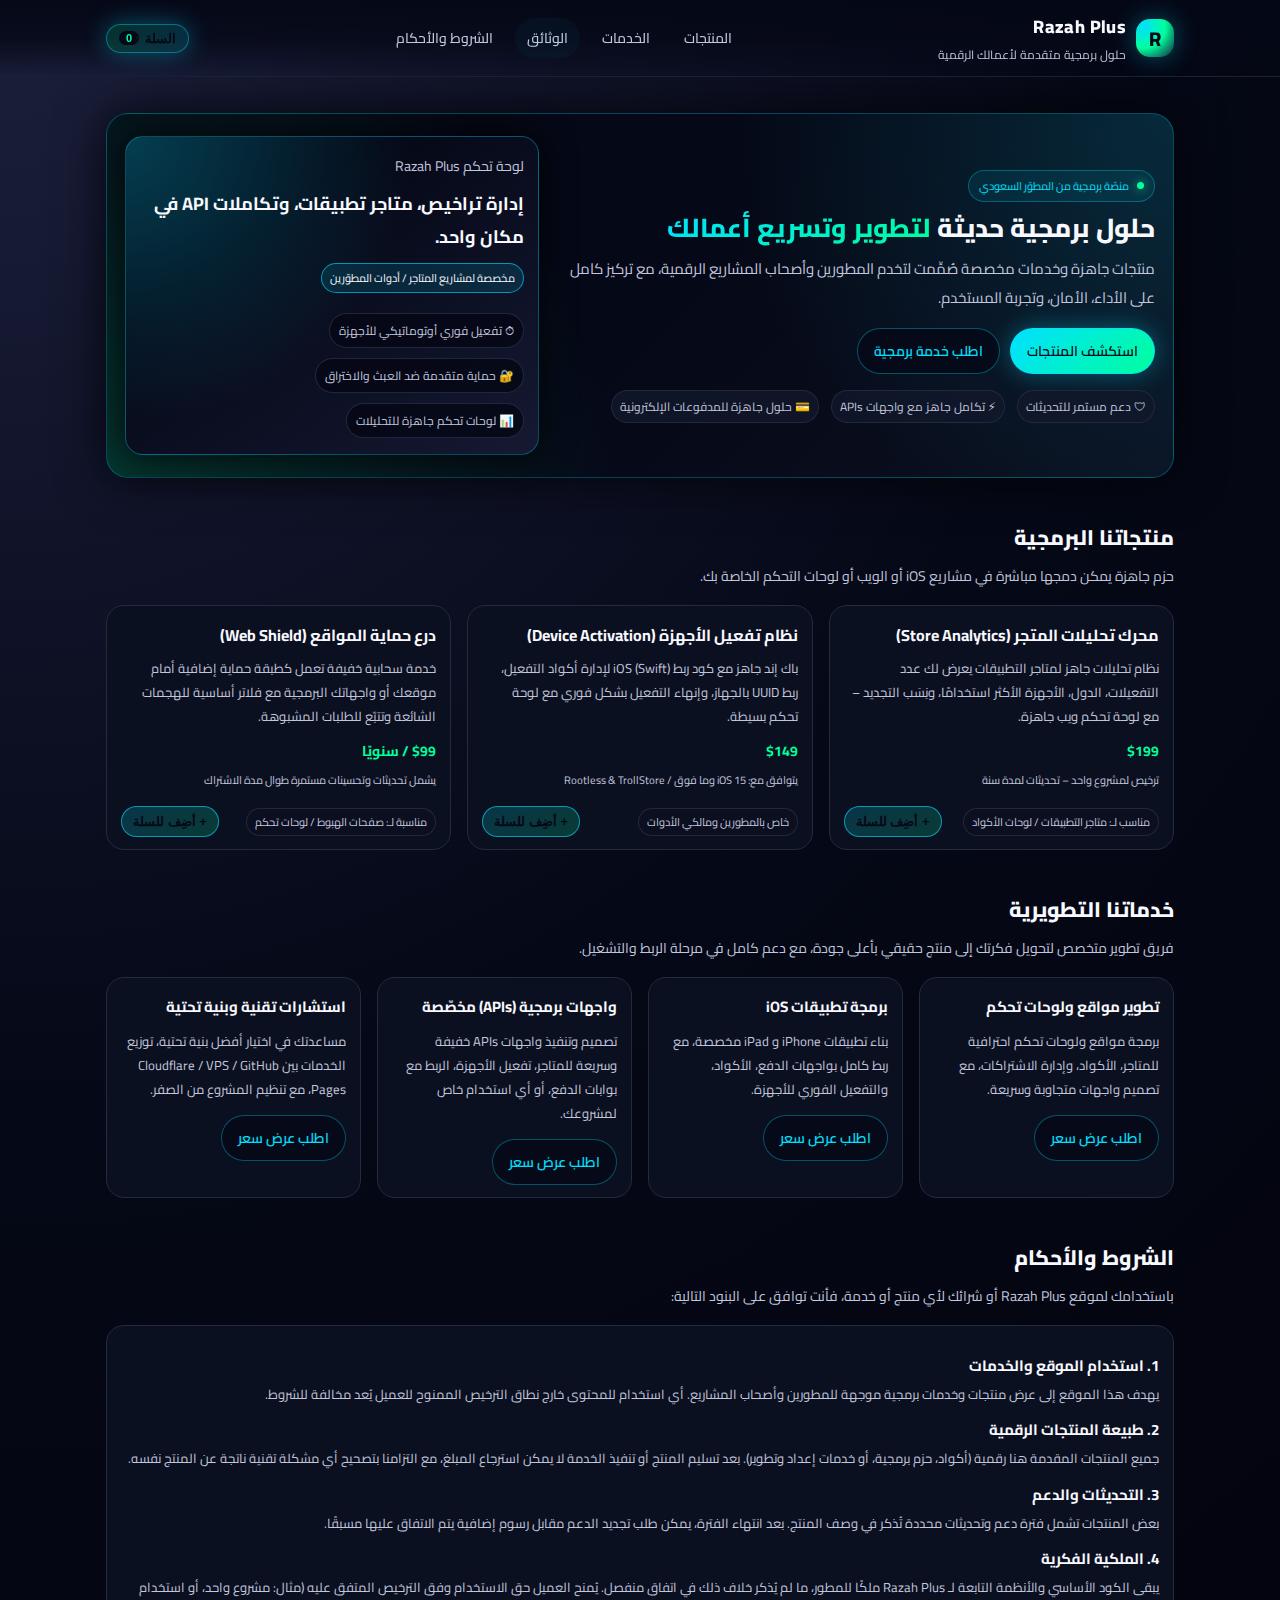
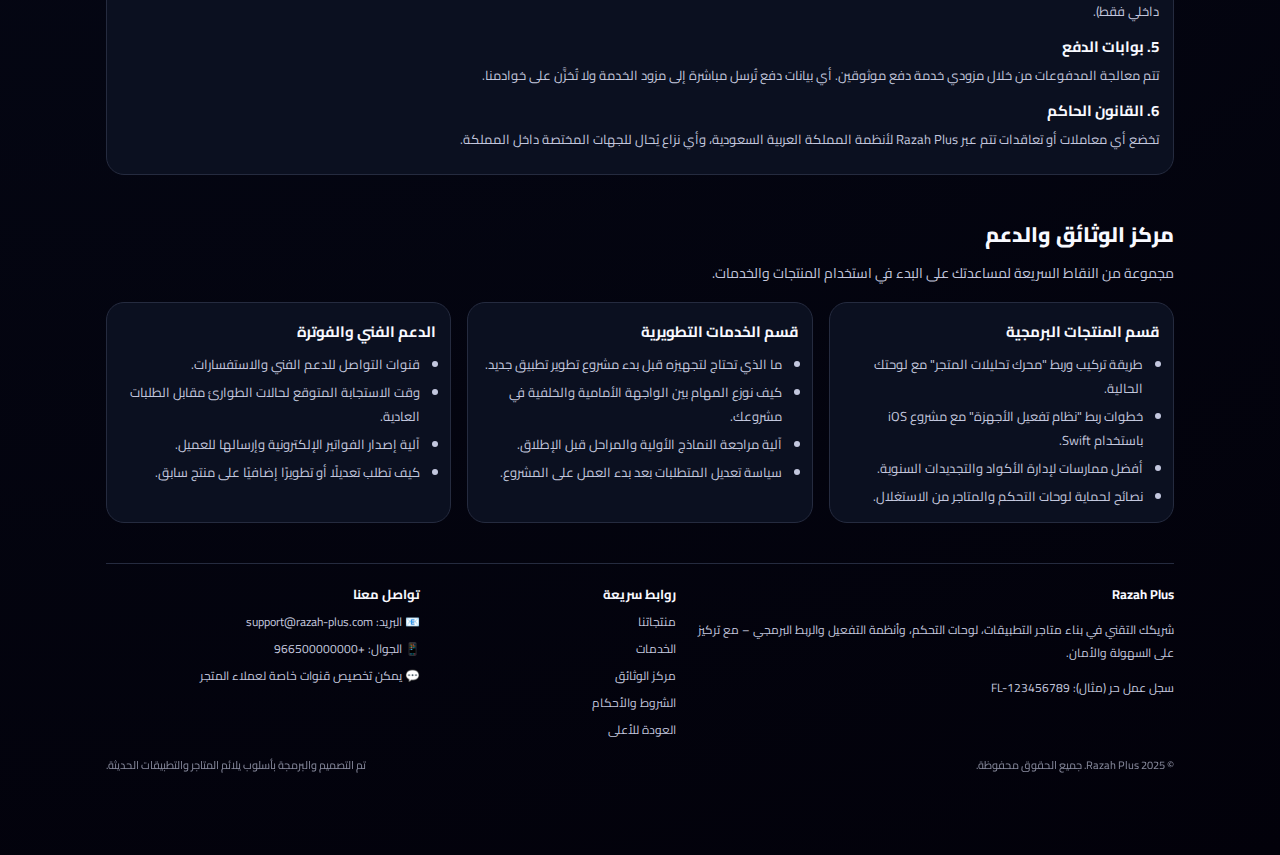
<file: RazahPlus.html>
<!DOCTYPE html>
<html lang="ar" dir="rtl">
<head>
  <meta charset="UTF-8" />
  <meta name="viewport" content="width=device-width, initial-scale=1.0" />
  <title>Razah Plus - حلول برمجية متكاملة</title>

  <!-- خطوط عربية (يمكنك تعديلها لاحقًا) -->
  <link rel="preconnect" href="https://fonts.googleapis.com">
  <link rel="preconnect" href="https://fonts.gstatic.com" crossorigin>
  <link href="https://fonts.googleapis.com/css2?family=Cairo:wght@300;400;600;700;800&display=swap" rel="stylesheet">

  <style>
    :root {
      /*🎨 ألوان رئيسية - عدّلها براحتك */
      --bg-main: #050816;
      --bg-soft: #0b1020;
      --bg-softer: #11172a;
      --accent: #00e0ff;
      --accent-strong: #00ff9d;
      --accent-soft: rgba(0, 224, 255, 0.12);
      --accent-soft2: rgba(0, 255, 157, 0.12);
      --text-main: #f8f9ff;
      --text-muted: #c3c7de;
      --border: #252b3f;
      --danger: #ff4d6a;
      --shadow-accent: 0 0 25px rgba(0, 224, 255, 0.35);
      --radius-lg: 18px;
      --radius-md: 12px;
      --radius-pill: 999px;
      --transition-fast: 0.2s ease;
      --transition-med: 0.3s ease;
    }

    * {
      box-sizing: border-box;
      scroll-behavior: smooth;
    }

    body {
      margin: 0;
      font-family: "Cairo", system-ui, -apple-system, BlinkMacSystemFont, "Segoe UI", sans-serif;
      background: radial-gradient(circle at top left, #1b1f3b 0, #050816 40%, #02010a 100%);
      color: var(--text-main);
      min-height: 100vh;
    }

    a {
      color: inherit;
      text-decoration: none;
    }

    img {
      max-width: 100%;
      display: block;
    }

    /* ====== الحاوية العامة ====== */
    .wrapper {
      max-width: 1100px;
      margin: 0 auto;
      padding: 20px 16px 80px;
    }

    /* ====== الهيدر / النافبار ====== */
    header {
      position: sticky;
      top: 0;
      z-index: 40;
      backdrop-filter: blur(16px);
      background: linear-gradient(to bottom, rgba(5, 8, 22, 0.95), rgba(5, 8, 22, 0.8), transparent);
      border-bottom: 1px solid rgba(37, 43, 63, 0.7);
    }

    .nav-inner {
      max-width: 1100px;
      margin: 0 auto;
      padding: 10px 16px;
      display: flex;
      align-items: center;
      justify-content: space-between;
      gap: 12px;
    }

    .brand {
      display: flex;
      align-items: center;
      gap: 10px;
    }

    .brand-logo {
      width: 38px;
      height: 38px;
      border-radius: 14px;
      background: radial-gradient(circle at 20% 20%, #00e0ff, #00ff9d 50%, #181c3b 100%);
      display: flex;
      align-items: center;
      justify-content: center;
      font-weight: 800;
      font-size: 20px;
      color: #050816;
      box-shadow: var(--shadow-accent);
    }

    .brand-text {
      display: flex;
      flex-direction: column;
    }

    .brand-title {
      font-weight: 800;
      font-size: 18px;
      letter-spacing: 0.02em;
    }

    .brand-sub {
      font-size: 12px;
      color: var(--text-muted);
    }

    .nav-links {
      display: flex;
      align-items: center;
      gap: 10px;
      font-size: 14px;
    }

    .nav-links a {
      padding: 6px 11px;
      border-radius: 999px;
      color: var(--text-muted);
      border: 1px solid transparent;
      transition: var(--transition-fast);
      font-weight: 500;
      white-space: nowrap;
    }

    .nav-links a:hover {
      color: var(--accent-strong);
      border-color: rgba(0, 224, 255, 0.45);
      background: rgba(0, 224, 255, 0.08);
    }

    .nav-docs {
      border-color: rgba(0, 224, 255, 0.25);
      background: rgba(0, 224, 255, 0.04);
      color: var(--accent);
    }

    .nav-cart-btn {
      display: inline-flex;
      align-items: center;
      gap: 6px;
      padding: 6px 12px;
      border-radius: 999px;
      border: 1px solid rgba(0, 224, 255, 0.4);
      background: linear-gradient(to left, rgba(0, 224, 255, 0.16), rgba(0, 255, 157, 0.16));
      cursor: pointer;
      font-size: 13px;
      color: #050816;
      font-weight: 700;
      box-shadow: var(--shadow-accent);
      transition: var(--transition-fast);
    }

    .nav-cart-btn span {
      background: #050816;
      color: var(--accent-strong);
      border-radius: 999px;
      padding: 1px 7px;
      font-size: 11px;
    }

    .nav-cart-btn:hover {
      transform: translateY(-1px);
      box-shadow: 0 0 30px rgba(0, 255, 157, 0.4);
    }

    .nav-cart-btn:active {
      transform: translateY(1px) scale(0.98);
    }

    @media (max-width: 720px) {
      .nav-inner {
        flex-direction: column;
        align-items: stretch;
        gap: 8px;
      }

      .nav-links-row {
        display: flex;
        justify-content: space-between;
        gap: 8px;
        flex-wrap: wrap;
      }

      .nav-cart-btn {
        width: 100%;
        justify-content: center;
      }
    }

    /* ====== الهيرو ====== */
    .hero {
      margin-top: 16px;
      padding: 22px 18px;
      border-radius: 22px;
      background: radial-gradient(circle at top right, rgba(0,224,255,0.14), transparent 40%),
                  radial-gradient(circle at bottom left, rgba(0,255,157,0.18), transparent 45%),
                  linear-gradient(135deg, #050816, #050816, #0b1020);
      border: 1px solid rgba(0, 224, 255, 0.28);
      box-shadow: 0 0 50px rgba(0, 0, 0, 0.7);
      display: grid;
      grid-template-columns: minmax(0, 2fr) minmax(0, 1.4fr);
      gap: 24px;
      align-items: center;
    }

    .hero-title {
      font-size: 26px;
      line-height: 1.4;
      margin: 0 0 8px;
      font-weight: 800;
    }

    .hero-title span {
      background: linear-gradient(135deg, #00e0ff, #00ff9d);
      -webkit-background-clip: text;
      color: transparent;
    }

    .hero-sub {
      margin: 0 0 16px;
      font-size: 15px;
      color: var(--text-muted);
    }

    .hero-actions {
      display: flex;
      flex-wrap: wrap;
      gap: 10px;
    }

    .btn {
      border-radius: var(--radius-pill);
      padding: 9px 16px;
      border: 1px solid transparent;
      cursor: pointer;
      font-family: inherit;
      font-size: 14px;
      font-weight: 600;
      display: inline-flex;
      align-items: center;
      justify-content: center;
      gap: 6px;
      transition: var(--transition-med);
    }

    .btn-primary {
      background: linear-gradient(135deg, var(--accent), var(--accent-strong));
      color: #050816;
      box-shadow: var(--shadow-accent);
      border-color: rgba(0, 224, 255, 0.7);
    }

    .btn-primary:hover {
      transform: translateY(-1px);
      box-shadow: 0 0 30px rgba(0, 255, 157, 0.5);
    }

    .btn-secondary {
      background: rgba(5, 8, 22, 0.8);
      border-color: rgba(0, 224, 255, 0.35);
      color: var(--accent);
    }

    .btn-secondary:hover {
      background: rgba(11, 16, 32, 0.9);
      border-color: rgba(0, 255, 157, 0.45);
    }

    .hero-badge {
      display: inline-flex;
      align-items: center;
      gap: 8px;
      padding: 5px 10px;
      border-radius: var(--radius-pill);
      background: rgba(0, 224, 255, 0.08);
      border: 1px solid rgba(0, 224, 255, 0.3);
      color: var(--accent);
      font-size: 11px;
      margin-bottom: 8px;
    }

    .hero-badge-dot {
      width: 7px;
      height: 7px;
      border-radius: 999px;
      background: var(--accent-strong);
      box-shadow: 0 0 10px rgba(0, 255, 157, 0.7);
    }

    .hero-highlight {
      margin-top: 16px;
      font-size: 12px;
      color: var(--text-muted);
      display: flex;
      flex-wrap: wrap;
      gap: 12px;
    }

    .hero-highlight span {
      display: inline-flex;
      align-items: center;
      gap: 5px;
      padding: 4px 8px;
      border-radius: 999px;
      background: rgba(17, 23, 42, 0.85);
      border: 1px solid rgba(37, 43, 63, 0.9);
    }

    .hero-card {
      border-radius: 18px;
      background: radial-gradient(circle at top left, rgba(0,224,255,0.25), transparent 55%),
                  linear-gradient(145deg, #050816 0%, #050816 30%, #151932 100%);
      border: 1px solid rgba(0, 224, 255, 0.3);
      padding: 16px 14px;
      box-shadow: 0 0 35px rgba(0, 0, 0, 0.85);
    }

    .hero-card-title {
      font-size: 14px;
      color: var(--text-muted);
      margin-bottom: 8px;
    }

    .hero-card-main {
      font-size: 18px;
      font-weight: 700;
      margin-bottom: 8px;
    }

    .hero-card-tag {
      display: inline-flex;
      padding: 4px 8px;
      border-radius: 999px;
      background: rgba(0, 224, 255, 0.12);
      border: 1px solid rgba(0, 224, 255, 0.6);
      font-size: 11px;
      margin-bottom: 10px;
    }

    .hero-stats {
      display: flex;
      flex-wrap: wrap;
      gap: 10px;
      margin-top: 10px;
      font-size: 12px;
      color: var(--text-muted);
    }

    .hero-stat-pill {
      padding: 5px 9px;
      border-radius: var(--radius-pill);
      border: 1px solid rgba(37, 43, 63, 0.9);
      background: rgba(5, 8, 22, 0.9);
    }

    @media (max-width: 880px) {
      .hero {
        grid-template-columns: minmax(0, 1fr);
      }
    }

    @media (max-width: 600px) {
      .hero {
        padding: 16px 14px;
      }

      .hero-title {
        font-size: 22px;
      }
    }

    /* ====== الأقسام العامة ====== */
    section {
      margin-top: 40px;
    }

    section h2 {
      margin: 0 0 6px;
      font-size: 21px;
      font-weight: 800;
    }

    section > p.section-sub {
      margin: 0 0 16px;
      font-size: 14px;
      color: var(--text-muted);
    }

    /* ====== المنتجات ====== */
    .products-grid {
      display: grid;
      grid-template-columns: repeat(auto-fit, minmax(230px, 1fr));
      gap: 16px;
    }

    .product-card {
      border-radius: var(--radius-lg);
      background: var(--bg-soft);
      border: 1px solid var(--border);
      padding: 14px 14px 12px;
      display: flex;
      flex-direction: column;
      gap: 6px;
      position: relative;
      overflow: hidden;
      transition: var(--transition-med);
    }

    .product-card::before {
      content: "";
      position: absolute;
      inset: -40%;
      background: radial-gradient(circle at top, rgba(0,224,255,0.25), transparent 55%);
      opacity: 0;
      transition: var(--transition-med);
      pointer-events: none;
    }

    .product-card:hover {
      transform: translateY(-3px);
      border-color: rgba(0, 224, 255, 0.6);
      box-shadow: var(--shadow-accent);
    }

    .product-card:hover::before {
      opacity: 1;
    }

    .product-name {
      font-weight: 700;
      font-size: 16px;
    }

    .product-desc {
      font-size: 13px;
      color: var(--text-muted);
    }

    .product-price {
      margin-top: 4px;
      font-weight: 700;
      font-size: 14px;
      color: var(--accent-strong);
    }

    .product-meta {
      font-size: 11px;
      color: var(--text-muted);
    }

    .product-footer {
      margin-top: 10px;
      display: flex;
      justify-content: space-between;
      align-items: center;
      gap: 10px;
      flex-wrap: wrap;
    }

    .badge-soft {
      padding: 3px 8px;
      border-radius: 999px;
      background: rgba(11, 16, 32, 0.96);
      border: 1px solid rgba(37, 43, 63, 0.9);
      font-size: 11px;
      color: var(--text-muted);
    }

    .btn-cart {
      padding: 7px 11px;
      border-radius: 999px;
      border: 1px solid rgba(0, 224, 255, 0.6);
      background: linear-gradient(135deg, rgba(0, 224, 255, 0.18), rgba(0, 255, 157, 0.18));
      color: #050816;
      font-size: 13px;
      font-weight: 700;
      cursor: pointer;
      display: inline-flex;
      align-items: center;
      gap: 6px;
      transition: var(--transition-fast);
    }

    .btn-cart:hover {
      transform: translateY(-1px);
      box-shadow: var(--shadow-accent);
    }

    .btn-cart:active {
      transform: translateY(1px) scale(0.97);
    }

    /* ====== الخدمات ====== */
    .services-grid {
      display: grid;
      grid-template-columns: repeat(auto-fit, minmax(250px, 1fr));
      gap: 16px;
    }

    .service-card {
      border-radius: var(--radius-lg);
      background: var(--bg-soft);
      border: 1px solid var(--border);
      padding: 14px 14px 12px;
      display: flex;
      flex-direction: column;
      gap: 8px;
      transition: var(--transition-med);
      position: relative;
      overflow: hidden;
    }

    .service-card::after {
      content: "";
      position: absolute;
      inset: 0;
      background: radial-gradient(circle at top right, rgba(0, 255, 157, 0.22), transparent 55%);
      opacity: 0;
      transition: var(--transition-med);
    }

    .service-card:hover {
      transform: translateY(-3px);
      border-color: rgba(0, 255, 157, 0.6);
      box-shadow: 0 0 30px rgba(0, 255, 157, 0.35);
    }

    .service-card:hover::after {
      opacity: 1;
    }

    .service-title {
      font-weight: 700;
      font-size: 15px;
    }

    .service-desc {
      font-size: 13px;
      color: var(--text-muted);
    }

    .service-cta-wrap {
      margin-top: 6px;
      display: flex;
      justify-content: flex-start;
    }

    /* ====== الشروط والأحكام ====== */
    .terms-box {
      background: var(--bg-soft);
      border-radius: var(--radius-lg);
      border: 1px solid var(--border);
      padding: 16px 14px;
      font-size: 13px;
      color: var(--text-muted);
      line-height: 1.8;
    }

    .terms-box h3 {
      margin: 10px 0 4px;
      font-size: 15px;
      color: var(--text-main);
    }

    .terms-box p {
      margin: 0 0 6px;
    }

    /* ====== الوثائق / مركز الدعم ====== */
    .docs-grid {
      display: grid;
      grid-template-columns: repeat(auto-fit, minmax(260px, 1fr));
      gap: 16px;
    }

    .docs-col {
      background: var(--bg-soft);
      border-radius: var(--radius-lg);
      border: 1px solid var(--border);
      padding: 14px 14px 10px;
      font-size: 13px;
      color: var(--text-muted);
    }

    .docs-col h3 {
      margin: 0 0 6px;
      font-size: 15px;
      color: var(--text-main);
    }

    .docs-col ul {
      padding-right: 16px;
      margin: 6px 0 0;
    }

    .docs-col li {
      margin-bottom: 4px;
    }

    /* ====== الفوتر ====== */
    footer {
      margin-top: 40px;
      border-top: 1px solid var(--border);
      padding-top: 18px;
      font-size: 12px;
      color: var(--text-muted);
    }

    .footer-grid {
      display: grid;
      grid-template-columns: minmax(0, 2fr) minmax(0, 1fr) minmax(0, 1.3fr);
      gap: 14px;
    }

    .footer-title {
      font-weight: 700;
      margin-bottom: 4px;
      font-size: 13px;
      color: var(--text-main);
    }

    .footer-links a {
      display: block;
      font-size: 12px;
      margin-bottom: 4px;
      color: var(--text-muted);
    }

    .footer-links a:hover {
      color: var(--accent);
    }

    .footer-contact div {
      margin-bottom: 4px;
    }

    .footer-bottom {
      margin-top: 10px;
      font-size: 11px;
      color: var(--text-muted);
      display: flex;
      justify-content: space-between;
      gap: 10px;
      flex-wrap: wrap;
      opacity: 0.7;
    }

    @media (max-width: 840px) {
      .footer-grid {
        grid-template-columns: minmax(0, 1fr) minmax(0, 1fr);
      }
    }

    @media (max-width: 620px) {
      .footer-grid {
        grid-template-columns: minmax(0, 1fr);
      }
    }

    /* ====== مودال السلة / الدفع ====== */
    .overlay {
      position: fixed;
      inset: 0;
      background: rgba(3, 6, 20, 0.85);
      display: flex;
      align-items: center;
      justify-content: center;
      z-index: 100;
      padding: 16px;
    }

    .overlay.hidden {
      display: none;
    }

    .modal {
      width: 100%;
      max-width: 420px;
      background: #050816;
      border-radius: 22px;
      border: 1px solid rgba(0, 224, 255, 0.5);
      box-shadow: 0 0 40px rgba(0, 0, 0, 0.9);
      padding: 16px 16px 14px;
    }

    .modal-header {
      display: flex;
      justify-content: space-between;
      align-items: center;
      margin-bottom: 8px;
    }

    .modal-title {
      font-size: 16px;
      font-weight: 700;
    }

    .modal-close {
      border-radius: 999px;
      width: 26px;
      height: 26px;
      border: 1px solid rgba(37, 43, 63, 0.9);
      background: #050816;
      color: var(--text-muted);
      display: flex;
      align-items: center;
      justify-content: center;
      cursor: pointer;
      font-size: 14px;
    }

    .modal-body {
      font-size: 13px;
      color: var(--text-muted);
      max-height: 260px;
      overflow-y: auto;
      padding-right: 4px;
    }

    .cart-item {
      display: flex;
      justify-content: space-between;
      gap: 10px;
      padding: 6px 0;
      border-bottom: 1px solid rgba(37, 43, 63, 0.7);
    }

    .cart-item-name {
      font-weight: 600;
      color: var(--text-main);
    }

    .cart-item-price {
      color: var(--accent-strong);
      font-weight: 600;
      font-size: 13px;
    }

    .modal-footer {
      margin-top: 10px;
      display: flex;
      flex-direction: column;
      gap: 8px;
    }

    .cart-total {
      display: flex;
      justify-content: space-between;
      align-items: center;
      font-size: 13px;
    }

    .cart-total span:last-child {
      font-weight: 700;
      color: var(--accent-strong);
    }

    .btn-full {
      width: 100%;
      justify-content: center;
    }

    .field {
      margin-top: 8px;
      display: flex;
      flex-direction: column;
      gap: 4px;
    }

    .field label {
      font-size: 12px;
    }

    .field input,
    .field textarea {
      border-radius: 10px;
      border: 1px solid var(--border);
      background: #050816;
      padding: 7px 9px;
      color: var(--text-main);
      font-family: inherit;
      font-size: 13px;
    }

    .field input:focus,
    .field textarea:focus {
      outline: none;
      border-color: var(--accent);
      box-shadow: 0 0 0 1px rgba(0, 224, 255, 0.4);
    }

    .modal-note {
      font-size: 11px;
      color: var(--text-muted);
      opacity: 0.85;
    }
  </style>
</head>
<body>
  <header>
    <div class="nav-inner">
      <div class="brand">
        <div class="brand-logo">R</div>
        <div class="brand-text">
          <div class="brand-title">Razah Plus</div>
          <div class="brand-sub">حلول برمجية متقدمة لأعمالك الرقمية</div>
        </div>
      </div>
      <div class="nav-links-row">
        <nav class="nav-links">
          <a href="#products">المنتجات</a>
          <a href="#services">الخدمات</a>
          <a href="#docs" class="nav-docs">الوثائق</a>
          <a href="#terms">الشروط والأحكام</a>
        </nav>
      </div>
      <button class="nav-cart-btn" id="openCartBtn">
        السلة
        <span id="cartCount">0</span>
      </button>
    </div>
  </header>

  <main class="wrapper">
    <!-- ====== الهيرو ====== -->
    <section class="hero" id="top">
      <div>
        <div class="hero-badge">
          <span class="hero-badge-dot"></span>
          منصّة برمجية من المطوّر السعودي
        </div>
        <h1 class="hero-title">
          حلول برمجية حديثة <span>لتطوير وتسريع أعمالك</span>
        </h1>
        <p class="hero-sub">
          منتجات جاهزة وخدمات مخصصة صُمِّمت لتخدم المطورين وأصحاب المشاريع
          الرقمية، مع تركيز كامل على الأداء، الأمان، وتجربة المستخدم.
        </p>
        <div class="hero-actions">
          <button class="btn btn-primary" onclick="scrollToSection('products')">
            استكشف المنتجات
          </button>
          <button class="btn btn-secondary" onclick="scrollToSection('services')">
            اطلب خدمة برمجية
          </button>
        </div>
        <div class="hero-highlight">
          <span>🛡 دعم مستمر للتحديثات</span>
          <span>⚡ تكامل جاهز مع واجهات APIs</span>
          <span>💳 حلول جاهزة للمدفوعات الإلكترونية</span>
        </div>
      </div>

      <aside class="hero-card">
        <div class="hero-card-title">لوحة تحكم Razah Plus</div>
        <div class="hero-card-main">
          إدارة تراخيص، متاجر تطبيقات، وتكاملات API في مكان واحد.
        </div>
        <div class="hero-card-tag">
          مخصصة لمشاريع المتاجر / أدوات المطوّرين
        </div>
        <div class="hero-stats">
          <div class="hero-stat-pill">⏱ تفعيل فوري أوتوماتيكي للأجهزة</div>
          <div class="hero-stat-pill">🔐 حماية متقدمة ضد العبث والاختراق</div>
          <div class="hero-stat-pill">📊 لوحات تحكم جاهزة للتحليلات</div>
        </div>
      </aside>
    </section>

    <!-- ====== المنتجات ====== -->
    <section id="products">
      <h2>منتجاتنا البرمجية</h2>
      <p class="section-sub">
        حزم جاهزة يمكن دمجها مباشرة في مشاريع iOS أو الويب أو لوحات التحكم الخاصة بك.
      </p>

      <div class="products-grid">
        <article class="product-card">
          <div class="product-name">محرك تحليلات المتجر (Store Analytics)</div>
          <div class="product-desc">
            نظام تحليلات جاهز لمتاجر التطبيقات يعرض لك عدد التفعيلات، الدول، الأجهزة
            الأكثر استخدامًا، ونِسَب التجديد – مع لوحة تحكم ويب جاهزة.
          </div>
          <div class="product-price">$199</div>
          <div class="product-meta">ترخيص لمشروع واحد – تحديثات لمدة سنة</div>
          <div class="product-footer">
            <span class="badge-soft">مناسب لـ: متاجر التطبيقات / لوحات الأكواد</span>
            <button
              class="btn-cart"
              data-name="محرك تحليلات المتجر"
              data-price="199"
            >
              + أضِف للسلة
            </button>
          </div>
        </article>

        <article class="product-card">
          <div class="product-name">نظام تفعيل الأجهزة (Device Activation)</div>
          <div class="product-desc">
            باك إند جاهز مع كود ربط iOS (Swift) لإدارة أكواد التفعيل، ربط UUID
            بالجهاز، وإنهاء التفعيل بشكل فوري مع لوحة تحكم بسيطة.
          </div>
          <div class="product-price">$149</div>
          <div class="product-meta">يتوافق مع: iOS 15 وما فوق / Rootless & TrollStore</div>
          <div class="product-footer">
            <span class="badge-soft">خاص بالمطورين ومالكي الأدوات</span>
            <button
              class="btn-cart"
              data-name="نظام تفعيل الأجهزة"
              data-price="149"
            >
              + أضِف للسلة
            </button>
          </div>
        </article>

        <article class="product-card">
          <div class="product-name">درع حماية المواقع (Web Shield)</div>
          <div class="product-desc">
            خدمة سحابية خفيفة تعمل كطبقة حماية إضافية أمام موقعك أو واجهاتك البرمجية
            مع فلاتر أساسية للهجمات الشائعة وتتبّع للطلبات المشبوهة.
          </div>
          <div class="product-price">$99 / سنويًا</div>
          <div class="product-meta">يشمل تحديثات وتحسينات مستمرة طوال مدة الاشتراك</div>
          <div class="product-footer">
            <span class="badge-soft">مناسبة لـ: صفحات الهبوط / لوحات تحكم</span>
            <button
              class="btn-cart"
              data-name="درع حماية المواقع"
              data-price="99"
            >
              + أضِف للسلة
            </button>
          </div>
        </article>
      </div>
    </section>

    <!-- ====== الخدمات ====== -->
    <section id="services">
      <h2>خدماتنا التطويرية</h2>
      <p class="section-sub">
        فريق تطوير متخصص لتحويل فكرتك إلى منتج حقيقي بأعلى جودة، مع دعم كامل في
        مرحلة الربط والتشغيل.
      </p>

      <div class="services-grid">
        <article class="service-card">
          <div class="service-title">تطوير مواقع ولوحات تحكم</div>
          <div class="service-desc">
            برمجة مواقع ولوحات تحكم احترافية للمتاجر، الأكواد، وإدارة الاشتراكات،
            مع تصميم واجهات متجاوبة وسريعة.
          </div>
          <div class="service-cta-wrap">
            <button class="btn btn-secondary" onclick="openContact('تطوير مواقع ولوحات تحكم')">
              اطلب عرض سعر
            </button>
          </div>
        </article>

        <article class="service-card">
          <div class="service-title">برمجة تطبيقات iOS</div>
          <div class="service-desc">
            بناء تطبيقات iPhone و iPad مخصصة، مع ربط كامل بواجهات الدفع، الأكواد،
            والتفعيل الفوري للأجهزة.
          </div>
          <div class="service-cta-wrap">
            <button class="btn btn-secondary" onclick="openContact('برمجة تطبيقات iOS')">
              اطلب عرض سعر
            </button>
          </div>
        </article>

        <article class="service-card">
          <div class="service-title">واجهات برمجية (APIs) مخصّصة</div>
          <div class="service-desc">
            تصميم وتنفيذ واجهات APIs خفيفة وسريعة للمتاجر، تفعيل الأجهزة، الربط مع
            بوابات الدفع، أو أي استخدام خاص لمشروعك.
          </div>
          <div class="service-cta-wrap">
            <button class="btn btn-secondary" onclick="openContact('واجهات برمجية مخصصة')">
              اطلب عرض سعر
            </button>
          </div>
        </article>

        <article class="service-card">
          <div class="service-title">استشارات تقنية وبنية تحتية</div>
          <div class="service-desc">
            مساعدتك في اختيار أفضل بنية تحتية، توزيع الخدمات بين Cloudflare / VPS /
            GitHub Pages، مع تنظيم المشروع من الصفر.
          </div>
          <div class="service-cta-wrap">
            <button class="btn btn-secondary" onclick="openContact('استشارات تقنية')">
              اطلب عرض سعر
            </button>
          </div>
        </article>
      </div>
    </section>

    <!-- ====== الشروط والأحكام ====== -->
    <section id="terms">
      <h2>الشروط والأحكام</h2>
      <p class="section-sub">
        باستخدامك لموقع Razah Plus أو شرائك لأي منتج أو خدمة، فأنت توافق على البنود التالية:
      </p>

      <div class="terms-box">
        <h3>1. استخدام الموقع والخدمات</h3>
        <p>
          يهدف هذا الموقع إلى عرض منتجات وخدمات برمجية موجهة للمطورين وأصحاب المشاريع.
          أي استخدام للمحتوى خارج نطاق الترخيص الممنوح للعميل يُعد مخالفة للشروط.
        </p>

        <h3>2. طبيعة المنتجات الرقمية</h3>
        <p>
          جميع المنتجات المقدمة هنا رقمية (أكواد، حزم برمجية، أو خدمات إعداد وتطوير).
          بعد تسليم المنتج أو تنفيذ الخدمة لا يمكن استرجاع المبلغ، مع التزامنا بتصحيح أي
          مشكلة تقنية ناتجة عن المنتج نفسه.
        </p>

        <h3>3. التحديثات والدعم</h3>
        <p>
          بعض المنتجات تشمل فترة دعم وتحديثات محددة تُذكر في وصف المنتج. بعد انتهاء
          الفترة، يمكن طلب تجديد الدعم مقابل رسوم إضافية يتم الاتفاق عليها مسبقًا.
        </p>

        <h3>4. الملكية الفكرية</h3>
        <p>
          يبقى الكود الأساسي والأنظمة التابعة لـ Razah Plus ملكًا للمطور، ما لم يُذكر
          خلاف ذلك في اتفاق منفصل. يُمنح العميل حق الاستخدام وفق الترخيص المتفق عليه
          (مثال: مشروع واحد، أو استخدام داخلي فقط).
        </p>

        <h3>5. بوابات الدفع</h3>
        <p>
          تتم معالجة المدفوعات من خلال مزودي خدمة دفع موثوقين. أي بيانات دفع تُرسل
          مباشرة إلى مزود الخدمة ولا تُخزَّن على خوادمنا.
        </p>

        <h3>6. القانون الحاكم</h3>
        <p>
          تخضع أي معاملات أو تعاقدات تتم عبر Razah Plus لأنظمة المملكة العربية
          السعودية، وأي نزاع يُحال للجهات المختصة داخل المملكة.
        </p>
      </div>
    </section>

    <!-- ====== مركز الوثائق والدعم ====== -->
    <section id="docs">
      <h2>مركز الوثائق والدعم</h2>
      <p class="section-sub">
        مجموعة من النقاط السريعة لمساعدتك على البدء في استخدام المنتجات والخدمات.
      </p>

      <div class="docs-grid">
        <div class="docs-col">
          <h3>قسم المنتجات البرمجية</h3>
          <ul>
            <li>طريقة تركيب وربط "محرك تحليلات المتجر" مع لوحتك الحالية.</li>
            <li>خطوات ربط "نظام تفعيل الأجهزة" مع مشروع iOS باستخدام Swift.</li>
            <li>أفضل ممارسات لإدارة الأكواد والتجديدات السنوية.</li>
            <li>نصائح لحماية لوحات التحكم والمتاجر من الاستغلال.</li>
          </ul>
        </div>

        <div class="docs-col">
          <h3>قسم الخدمات التطويرية</h3>
          <ul>
            <li>ما الذي تحتاج لتجهيزه قبل بدء مشروع تطوير تطبيق جديد.</li>
            <li>كيف نوزع المهام بين الواجهة الأمامية والخلفية في مشروعك.</li>
            <li>آلية مراجعة النماذج الأولية والمراحل قبل الإطلاق.</li>
            <li>سياسة تعديل المتطلبات بعد بدء العمل على المشروع.</li>
          </ul>
        </div>

        <div class="docs-col">
          <h3>الدعم الفني والفوترة</h3>
          <ul>
            <li>قنوات التواصل للدعم الفني والاستفسارات.</li>
            <li>وقت الاستجابة المتوقع لحالات الطوارئ مقابل الطلبات العادية.</li>
            <li>آلية إصدار الفواتير الإلكترونية وإرسالها للعميل.</li>
            <li>كيف تطلب تعديلًا أو تطويرًا إضافيًا على منتج سابق.</li>
          </ul>
        </div>
      </div>
    </section>

    <!-- ====== الفوتر ====== -->
    <footer>
      <div class="footer-grid">
        <div>
          <div class="footer-title">Razah Plus</div>
          <p>
            شريكك التقني في بناء متاجر التطبيقات، لوحات التحكم، وأنظمة التفعيل والربط
            البرمجي – مع تركيز على السهولة والأمان.
          </p>
          <p>سجل عمل حر (مثال): FL-123456789</p>
        </div>
        <div>
          <div class="footer-title">روابط سريعة</div>
          <div class="footer-links">
            <a href="#products">منتجاتنا</a>
            <a href="#services">الخدمات</a>
            <a href="#docs">مركز الوثائق</a>
            <a href="#terms">الشروط والأحكام</a>
            <a href="#top">العودة للأعلى</a>
          </div>
        </div>
        <div class="footer-contact">
          <div class="footer-title">تواصل معنا</div>
          <div>📧 البريد: support@razah-plus.com</div>
          <div>📱 الجوال: +966500000000</div>
          <div>💬 يمكن تخصيص قنوات خاصة لعملاء المتجر</div>
        </div>
      </div>
      <div class="footer-bottom">
        <span>© 2025 Razah Plus. جميع الحقوق محفوظة.</span>
        <span>تم التصميم والبرمجة بأسلوب يلائم المتاجر والتطبيقات الحديثة.</span>
      </div>
    </footer>
  </main>

  <!-- ====== مودال السلة ====== -->
  <div class="overlay hidden" id="cartOverlay">
    <div class="modal">
      <div class="modal-header">
        <div class="modal-title">سلة التسوق</div>
        <button class="modal-close" id="closeCartBtn">×</button>
      </div>
      <div class="modal-body" id="cartItems">
        لا توجد منتجات مضافة حتى الآن.
      </div>
      <div class="modal-footer">
        <div class="cart-total">
          <span>المجموع:</span>
          <span id="cartTotal">$0</span>
        </div>
        <button class="btn btn-primary btn-full" id="goCheckoutBtn">
          إكمال عملية الشراء
        </button>
        <div class="modal-note">
          ملاحظة: هذه واجهة تجريبية فقط. يمكنك ربط زر الدفع مع بوابة الدفع
          التي تستخدمها (Tap, Stripe, MyFatoorah ...إلخ).
        </div>
      </div>
    </div>
  </div>

  <!-- ====== مودال الدفع ====== -->
  <div class="overlay hidden" id="checkoutOverlay">
    <div class="modal">
      <div class="modal-header">
        <div class="modal-title">إرسال طلب الدفع</div>
        <button class="modal-close" id="closeCheckoutBtn">×</button>
      </div>
      <div class="modal-body">
        <p>
          تعبئة البيانات التالية لإرسال طلب الدفع يدويًا (يمكنك لاحقًا ربطها
          مباشرة مع API الدفع الخاص بك).
        </p>
        <div class="field">
          <label for="fullName">الاسم الكامل</label>
          <input id="fullName" type="text" placeholder="مثال: ريان الزهراني">
        </div>
        <div class="field">
          <label for="contactInfo">البريد الإلكتروني أو رقم الجوال</label>
          <input id="contactInfo" type="text" placeholder="مثال: 05xxxxxxxx أو البريد">
        </div>
        <div class="field">
          <label for="notes">ملاحظات إضافية (اختياري)</label>
          <textarea id="notes" rows="2" placeholder="اذكر أي تفاصيل تود إضافتها"></textarea>
        </div>
        <p class="modal-note">
          عند ربط هذه الواجهة مع الباك إند، يمكنك إرسال بيانات السلة وقيمة
          المجموع لبوابة الدفع وإرجاع رابط الدفع للعميل.
        </p>
      </div>
      <div class="modal-footer">
        <button class="btn btn-primary btn-full" id="submitCheckoutBtn">
          إرسال البيانات (محاكاة)
        </button>
      </div>
    </div>
  </div>

  <script>
    // بيانات السلة
    const cart = [];

    const cartOverlay = document.getElementById("cartOverlay");
    const checkoutOverlay = document.getElementById("checkoutOverlay");
    const openCartBtn = document.getElementById("openCartBtn");
    const closeCartBtn = document.getElementById("closeCartBtn");
    const closeCheckoutBtn = document.getElementById("closeCheckoutBtn");
    const goCheckoutBtn = document.getElementById("goCheckoutBtn");
    const submitCheckoutBtn = document.getElementById("submitCheckoutBtn");
    const cartItemsEl = document.getElementById("cartItems");
    const cartTotalEl = document.getElementById("cartTotal");
    const cartCountEl = document.getElementById("cartCount");

    function scrollToSection(id) {
      const el = document.getElementById(id);
      if (!el) return;
      el.scrollIntoView({ behavior: "smooth", block: "start" });
    }

    function openCart() {
      cartOverlay.classList.remove("hidden");
    }

    function closeCart() {
      cartOverlay.classList.add("hidden");
    }

    function openCheckout() {
      checkoutOverlay.classList.remove("hidden");
    }

    function closeCheckout() {
      checkoutOverlay.classList.add("hidden");
    }

    function updateCartUI() {
      if (cart.length === 0) {
        cartItemsEl.innerHTML = "لا توجد منتجات مضافة حتى الآن.";
        cartTotalEl.textContent = "$0";
        cartCountEl.textContent = "0";
        return;
      }

      let html = "";
      let total = 0;

      cart.forEach((item) => {
        total += item.price;
        html += `
          <div class="cart-item">
            <div>
              <div class="cart-item-name">${item.name}</div>
              <div class="cart-item-meta">كمية: ${item.qty}</div>
            </div>
            <div class="cart-item-price">$${item.price.toFixed(2)}</div>
          </div>
        `;
      });

      cartItemsEl.innerHTML = html;
      cartTotalEl.textContent = "$" + total.toFixed(2);
      cartCountEl.textContent = String(cart.length);
    }

    function addToCart(name, price) {
      cart.push({ name, price, qty: 1 });
      updateCartUI();
      openCart();
    }

    document.querySelectorAll(".btn-cart").forEach((btn) => {
      btn.addEventListener("click", () => {
        const name = btn.getAttribute("data-name");
        const price = parseFloat(btn.getAttribute("data-price") || "0");
        addToCart(name, price);
      });
    });

    openCartBtn.addEventListener("click", openCart);
    closeCartBtn.addEventListener("click", closeCart);

    goCheckoutBtn.addEventListener("click", () => {
      closeCart();
      openCheckout();
    });

    closeCheckoutBtn.addEventListener("click", closeCheckout);

    // إغلاق عند الضغط خارج المودال
    [cartOverlay, checkoutOverlay].forEach((overlay) => {
      overlay.addEventListener("click", (e) => {
        if (e.target === overlay) {
          overlay.classList.add("hidden");
        }
      });
    });

    submitCheckoutBtn.addEventListener("click", () => {
      const fullName = document.getElementById("fullName").value.trim();
      const contact = document.getElementById("contactInfo").value.trim();
      if (!fullName || !contact) {
        alert("يرجى تعبئة الاسم ووسيلة التواصل قبل المتابعة.");
        return;
      }

      alert("تم إرسال البيانات (محاكاة). هنا تربطها مع الباك إند / بوابة الدفع.");
      closeCheckout();
    });

    // فتح نموذج التواصل من قسم الخدمات (محاكاة)
    function openContact(serviceName) {
      openCheckout();
      const notes = document.getElementById("notes");
      if (notes && serviceName) {
        notes.value = "طلب عرض سعر لخدمة: " + serviceName + "\n\n";
      }
    }

    // جعل الدالة متاحة في الـ HTML
    window.scrollToSection = scrollToSection;
    window.openContact = openContact;
  </script>
</body>
</html>
</file>
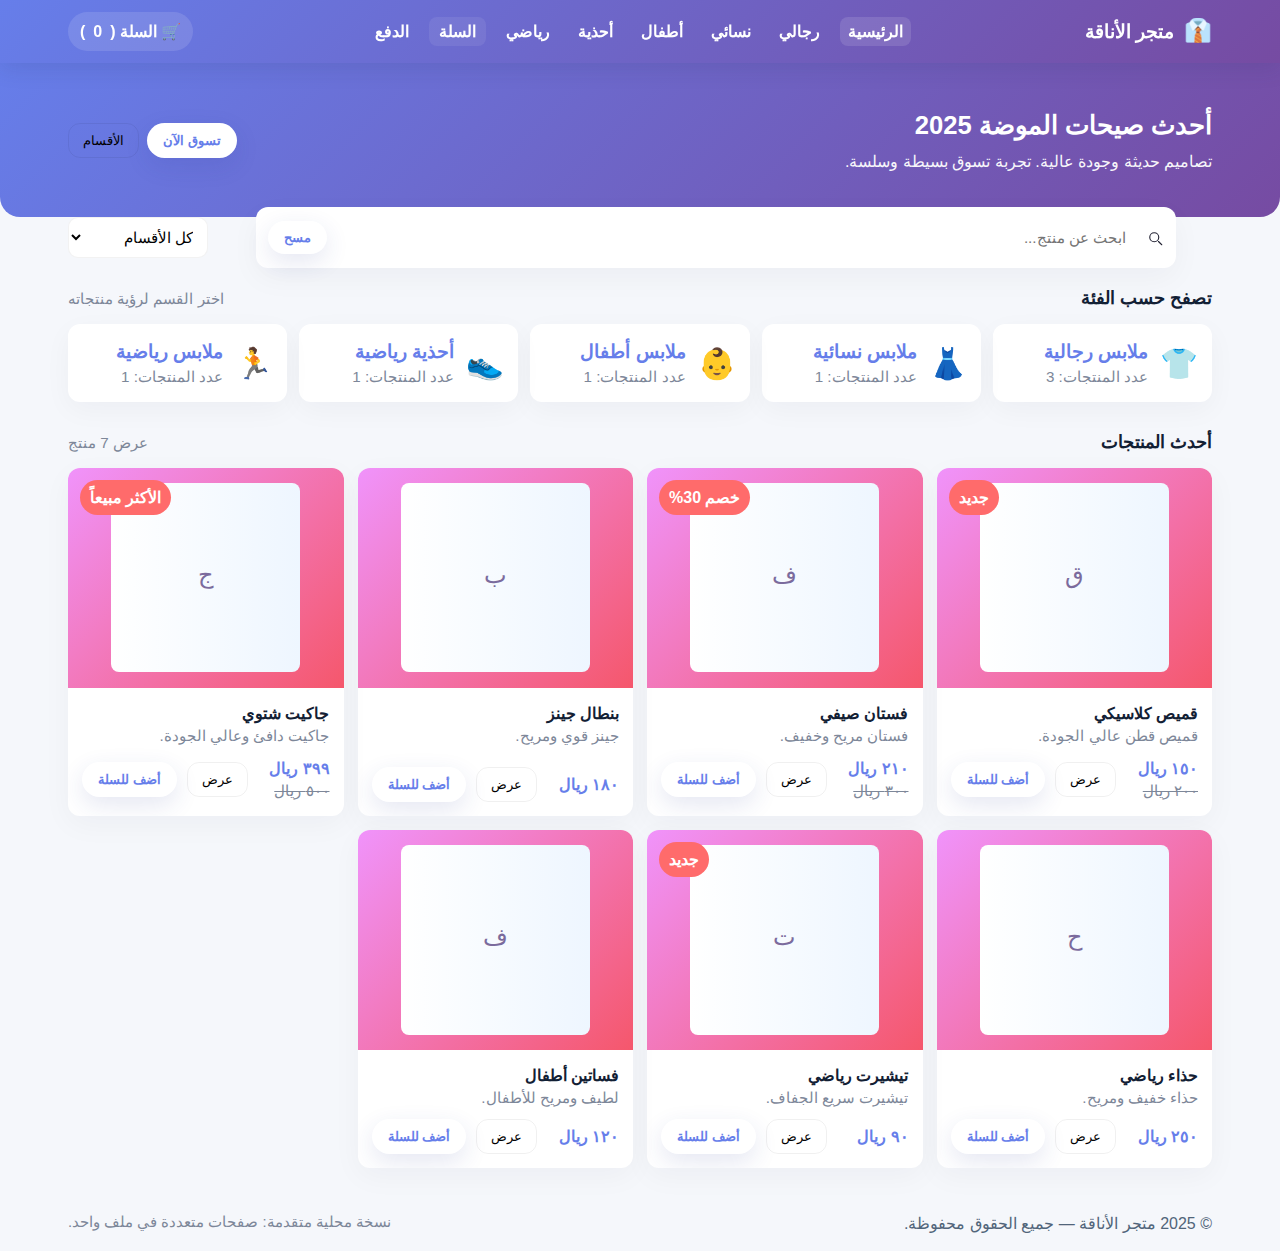
<file: Zh.html>
<!DOCTYPE html>
<html lang="ar" dir="rtl">
<head>
<meta charset="utf-8" />
<meta name="viewport" content="width=device-width,initial-scale=1" />
<title>متجر الأناقة — نسخة متقدمة</title>
<style>
  :root{
    --p1:#667eea; --p2:#764ba2; --accent:#ff6b6b;
    --bg:#f5f7fb; --card:#ffffff; --muted:#7d8799;
    --glass: rgba(255,255,255,0.06);
  }
  *{box-sizing:border-box;margin:0;padding:0}
  html,body{height:100%}
  body{font-family: "Segoe UI", Tahoma, Verdana, sans-serif;background:var(--bg);color:#122034;line-height:1.45}
  .container{max-width:1180px;margin:0 auto;padding:0 18px}

  /* Header */
  header{position:sticky;top:0;z-index:999;background:linear-gradient(135deg,var(--p1),var(--p2));padding:12px 0;box-shadow:0 6px 22px rgba(30,40,80,0.12)}
  .navbar{display:flex;align-items:center;justify-content:space-between;gap:12px}
  .logo{color:#fff;font-weight:800;font-size:1.2rem;display:flex;gap:10px;align-items:center}
  nav ul{display:flex;gap:12px;list-style:none;align-items:center}
  nav a{color:#fff;text-decoration:none;font-weight:700;padding:6px 8px;border-radius:8px}
  nav a.active{background:rgba(255,255,255,0.12)}
  .cart-icon{background:rgba(255,255,255,0.12);color:#fff;padding:8px 12px;border-radius:999px;display:flex;gap:8px;align-items:center;cursor:pointer;font-weight:800}
  .hamburger{display:none;background:transparent;border:0;color:#fff;font-size:1.2rem;padding:6px 10px;border-radius:8px;cursor:pointer}

  /* Layout */
  .hero{background:linear-gradient(135deg,var(--p1),var(--p2));color:#fff;padding:44px 12px;border-bottom-left-radius:20px;border-bottom-right-radius:20px;margin-bottom:18px}
  .hero .container{display:flex;align-items:center;justify-content:space-between;gap:12px;flex-wrap:wrap}
  .hero h1{font-size:1.6rem;margin-bottom:6px}
  .hero p{opacity:0.95}

  .search-row{display:flex;gap:12px;align-items:center;margin:-28px auto 18px;max-width:1180px;padding:0 18px}
  .search-box{flex:1;background:var(--card);padding:12px;border-radius:12px;display:flex;gap:10px;align-items:center;box-shadow:0 10px 30px rgba(18,32,52,0.04)}
  .search-box input{border:0;outline:none;flex:1;font-size:0.95rem}
  .filter{min-width:140px;padding:10px;border-radius:10px;border:1px solid rgba(0,0,0,0.05);background:var(--card)}

  .section{max-width:1180px;margin:10px auto 28px;padding:0 18px}
  .section-title{display:flex;justify-content:space-between;align-items:center;margin-bottom:12px}
  .section-title h2{font-size:1.12rem}
  .section-title p{color:var(--muted);font-size:0.95rem}

  /* categories */
  .category-grid{display:grid;grid-template-columns:repeat(auto-fit,minmax(180px,1fr));gap:12px}
  .category-card{background:var(--card);border-radius:12px;padding:14px;display:flex;gap:12px;align-items:center;cursor:pointer;box-shadow:0 8px 28px rgba(18,32,52,0.04);transition:transform .18s}
  .category-card:hover{transform:translateY(-6px)}
  .category-emoji{font-size:1.9rem}
  .category-info h3{color:var(--p1);font-weight:800}
  .category-info p{color:var(--muted);font-size:0.95rem}

  /* products */
  .product-grid{display:grid;grid-template-columns:repeat(auto-fit,minmax(240px,1fr));gap:14px}
  .product-card{background:var(--card);border-radius:12px;overflow:hidden;display:flex;flex-direction:column;box-shadow:0 8px 30px rgba(18,32,52,0.04);transition:transform .2s}
  .product-card:hover{transform:translateY(-8px)}
  .product-media{height:220px;background:linear-gradient(135deg,#f093fb 0%, #f5576c 100%);display:flex;align-items:center;justify-content:center;position:relative}
  .product-media img{max-width:86%;max-height:86%;object-fit:contain;border-radius:8px}
  .badge{position:absolute;top:12px;left:12px;background:var(--accent);color:#fff;padding:6px 10px;border-radius:999px;font-weight:800}
  .product-body{padding:14px;display:flex;flex-direction:column;gap:10px;flex:1}
  .product-title{font-weight:900;color:#122034}
  .desc{color:var(--muted);font-size:0.95rem}
  .price-row{display:flex;justify-content:space-between;align-items:center;gap:12px}
  .price{color:var(--p1);font-weight:900}
  .old-price{text-decoration:line-through;color:var(--muted);font-size:0.95rem}
  .card-actions{display:flex;gap:10px}

  .btn{background:#fff;color:var(--p1);padding:9px 16px;border-radius:28px;border:0;font-weight:800;cursor:pointer;box-shadow:0 8px 24px rgba(39,61,150,0.12)}
  .ghost{background:transparent;border:1px solid rgba(0,0,0,0.06);padding:9px 14px;border-radius:12px}

  /* pages */
  .page{display:none}
  .page.active{display:block}

  /* cart page */
  .cart-grid{display:grid;grid-template-columns:1fr 360px;gap:16px}
  .cart-list{background:var(--card);padding:14px;border-radius:12px;box-shadow:0 8px 24px rgba(18,32,52,0.04)}
  .cart-item{display:flex;gap:12px;align-items:center;padding:10px 0;border-bottom:1px dashed rgba(0,0,0,0.04)}
  .cart-thumb{width:84px;height:84px;border-radius:8px;background:#fff;display:flex;align-items:center;justify-content:center;overflow:hidden}
  .qty-controls{display:flex;gap:6px;align-items:center}
  .qty-controls button{padding:6px 8px;border-radius:8px;border:1px solid rgba(0,0,0,0.06);background:#fff;cursor:pointer}

  /* checkout */
  .checkout-wrap{display:grid;grid-template-columns:1fr 360px;gap:18px}
  .checkout-form{background:var(--card);padding:16px;border-radius:12px;box-shadow:0 8px 30px rgba(18,32,52,0.04)}
  .checkout-summary{background:var(--card);padding:16px;border-radius:12px;box-shadow:0 8px 30px rgba(18,32,52,0.04)}
  .form-row{display:flex;flex-direction:column;gap:8px;margin-bottom:12px}
  label{color:var(--muted);font-weight:700;font-size:0.86rem}
  input,textarea,select{padding:10px;border-radius:10px;border:1px solid rgba(0,0,0,0.06);outline:none;font-size:0.96rem}
  textarea{min-height:80px;resize:vertical}
  .coupon-row{display:flex;gap:8px;align-items:center}
  .small-muted{color:var(--muted);font-size:0.92rem}
  .summary-line{display:flex;justify-content:space-between;align-items:center;padding:8px 0;border-bottom:1px dashed rgba(0,0,0,0.04)}
  .summary-total{font-weight:900;font-size:1.1rem;color:var(--p1)}

  footer{margin-top:28px;padding:16px 0;color:#51657a}
  .footer-inner{display:flex;justify-content:space-between;flex-wrap:wrap;gap:12px}

  /* small */
  @media(max-width:980px){ .checkout-wrap{grid-template-columns:1fr} .cart-grid{grid-template-columns:1fr} .hamburger{display:block} nav ul{display:none} }
  @media(max-width:520px){ .product-media{height:180px} .product-grid{grid-template-columns:repeat(1,1fr)} .hero .container{flex-direction:column;align-items:flex-start} }
</style>
</head>
<body>
<header>
  <div class="container navbar">
    <div style="display:flex;align-items:center;gap:12px">
      <div class="logo"><span style="font-size:1.4rem">👔</span> متجر الأناقة</div>
    </div>

    <nav aria-label="التنقل">
      <button class="hamburger" id="openMenu">☰</button>
      <ul id="mainNav">
        <li><a href="#/" data-link>الرئيسية</a></li>
        <li><a href="#/category/men" data-link>رجالي</a></li>
        <li><a href="#/category/women" data-link>نسائي</a></li>
        <li><a href="#/category/kids" data-link>أطفال</a></li>
        <li><a href="#/category/shoes" data-link>أحذية</a></li>
        <li><a href="#/category/sport" data-link>رياضي</a></li>
        <li><a href="#/cart" data-link style="background:rgba(255,255,255,0.08);border-radius:8px;padding:6px 10px">السلة</a></li>
        <li><a href="#/checkout" data-link>الدفع</a></li>
      </ul>
    </nav>

    <div style="display:flex;align-items:center;gap:10px">
      <div class="cart-icon" id="cartBtn" aria-label="السلة">🛒 السلة (<span id="cartCount">0</span>)</div>
    </div>
  </div>
</header>

<section class="hero">
  <div class="container">
    <div>
      <h1>أحدث صيحات الموضة 2025</h1>
      <p>تصاميم حديثة وجودة عالية. تجربة تسوق بسيطة وسلسة.</p>
    </div>
    <div style="display:flex;gap:8px">
      <button class="btn" id="shopNow">تسوق الآن</button>
      <button class="ghost" id="viewCategories">الأقسام</button>
    </div>
  </div>
</section>

<div class="search-row">
  <div class="search-box container" style="max-width:920px">
    <svg width="18" height="18" viewBox="0 0 24 24" fill="none"><path d="M21 21l-4.35-4.35" stroke="#223" stroke-width="1.5" stroke-linecap="round"/><circle cx="11" cy="11" r="6" stroke="#223" stroke-width="1.5"/></svg>
    <input id="searchInput" placeholder="ابحث عن منتج..." aria-label="بحث">
    <button class="btn" id="clearSearch">مسح</button>
  </div>

  <select id="categoryFilter" class="filter" aria-label="فلتر الأقسام">
    <option value="all">كل الأقسام</option>
    <option value="men">ملابس رجالية</option>
    <option value="women">ملابس نسائية</option>
    <option value="kids">ملابس أطفال</option>
    <option value="shoes">أحذية رياضية</option>
    <option value="sport">ملابس رياضية</option>
  </select>
</div>

<main>
  <!-- Home -->
  <section id="page-home" class="page active">
    <div class="section container">
      <div class="section-title">
        <h2>تصفح حسب الفئة</h2>
        <p>اختر القسم لرؤية منتجاته</p>
      </div>
      <div id="categoryGrid" class="category-grid"></div>
    </div>

    <div class="section container">
      <div class="section-title">
        <h2>أحدث المنتجات</h2>
        <p id="resultsText">كل المنتجات</p>
      </div>
      <div id="productGrid" class="product-grid"></div>
    </div>
  </section>

  <!-- Category page -->
  <section id="page-category" class="page">
    <div class="section container">
      <div class="section-title">
        <h2 id="categoryTitle">قسم</h2>
        <p id="categoryDesc">عرض منتجات القسم</p>
      </div>
      <div id="categoryProductGrid" class="product-grid"></div>
    </div>
  </section>

  <!-- Cart page -->
  <section id="page-cart" class="page">
    <div class="section container">
      <div class="section-title">
        <h2>سلة التسوق</h2>
        <p>إدارة العناصر قبل الدفع</p>
      </div>

      <div class="cart-grid">
        <div class="cart-list" id="cartList">
          <!-- عناصر السلة -->
        </div>

        <aside class="checkout-summary">
          <h4>ملخص السلة</h4>
          <div id="cartSummaryItems" style="margin-top:12px"></div>
          <div style="margin-top:12px">
            <div class="summary-line"><div>المجموع الفرعي</div><div id="cartSubTotal">0 ريال</div></div>
            <div class="summary-line"><div>الخصم</div><div id="cartDiscount">0 ريال</div></div>
            <div class="summary-line"><div>الشحن</div><div id="cartShipping">0 ريال</div></div>
            <div style="margin-top:8px" class="summary-line"><div class="summary-total">الإجمالي</div><div id="cartGrandTotal" class="summary-total">0 ريال</div></div>
          </div>

          <div style="margin-top:12px;display:flex;gap:8px">
            <input id="cartCoupon" placeholder="كود كوبون" style="flex:1;padding:10px;border-radius:8px;border:1px solid rgba(0,0,0,0.06)">
            <button class="btn" id="applyCartCoupon">تطبيق</button>
          </div>
          <div id="cartCouponMsg" class="small-muted" style="margin-top:8px"></div>

          <div style="margin-top:12px">
            <button class="btn" id="goToCheckout" style="width:100%">الانتقال إلى صفحة الدفع</button>
          </div>
        </aside>
      </div>
    </div>
  </section>

  <!-- Checkout page -->
  <section id="page-checkout" class="page">
    <div class="section container">
      <div class="section-title">
        <h2>صفحة الدفع</h2>
        <p>املأ بيانات الشحن وطبق كوبون (إن وجد)</p>
      </div>

      <div class="checkout-wrap">
        <div class="checkout-form">
          <h3 style="margin-bottom:12px">بيانات الشحن</h3>

          <div class="form-row">
            <label for="phone">رقم الجوال</label>
            <input id="phone" placeholder="مثال: 0591234567" inputmode="tel" />
            <div id="phoneError" class="small-muted" style="color:#d9534f;display:none">الرجاء إدخال رقم جوال صالح</div>
          </div>

          <div class="form-row">
            <label for="address">العنوان</label>
            <textarea id="address" placeholder="المدينة، الحي، الشارع، رقم المنزل"></textarea>
          </div>

          <div class="form-row">
            <label for="coupon">رمز الكوبون</label>
            <div class="coupon-row">
              <input id="coupon" placeholder="مثال: SAVE10 أو ELEGANCE20">
              <button class="btn" id="applyCoupon">تطبيق</button>
            </div>
            <div id="couponMsg" class="small-muted" style="margin-top:6px"></div>
          </div>

          <div style="margin-top:18px;display:flex;gap:10px">
            <button class="btn" id="completePayment" style="flex:1">إكمال الدفع</button>
            <button class="ghost" id="backShop">العودة للتسوق</button>
          </div>

          <p class="small-muted" style="margin-top:12px">ملاحظة: زر "إكمال الدفع" لا ينفّذ دفعًا حقيقيًا — يمكنك ربطه ببوابة الدفع لاحقًا.</p>
        </div>

        <aside class="checkout-summary">
          <h4>موجز السلة</h4>
          <div id="summaryItems" style="margin-top:12px"></div>

          <div style="margin-top:12px">
            <div class="summary-line"><div>المجموع قبل الخصم</div><div id="subTotal">0 ريال</div></div>
            <div class="summary-line"><div>قيمة الخصم</div><div id="discountVal">0 ريال</div></div>
            <div class="summary-line"><div>الشحن</div><div id="shippingVal">0 ريال</div></div>
            <div style="margin-top:8px" class="summary-line"><div class="summary-total">الإجمالي بعد الخصم</div><div id="grandTotal" class="summary-total">0 ريال</div></div>
          </div>

          <div style="margin-top:12px">
            <div class="small-muted">سيُحفظ الطلب محلياً ويمكنك ربطه ببوابة الدفع لاحقًا.</div>
          </div>
        </aside>
      </div>
    </div>
  </section>
</main>

<footer>
  <div class="container footer-inner">
    <div>© 2025 متجر الأناقة — جميع الحقوق محفوظة.</div>
    <div class="small-muted">نسخة محلية متقدمة: صفحات متعددة في ملف واحد.</div>
  </div>
</footer>

<script>
/* ===========================
   بيانات وتهيئة
   =========================== */
const PRODUCTS = [
  {id:1,title:'قميص كلاسيكي',price:150,oldPrice:200,cat:'men',badge:'جديد',img:null,desc:'قميص قطن عالي الجودة.'},
  {id:2,title:'فستان صيفي',price:210,oldPrice:300,cat:'women',badge:'خصم 30%',img:null,desc:'فستان مريح وخفيف.'},
  {id:3,title:'بنطال جينز',price:180,cat:'men',img:null,desc:'جينز قوي ومريح.'},
  {id:4,title:'جاكيت شتوي',price:399,oldPrice:500,cat:'men',badge:'الأكثر مبيعاً',img:null,desc:'جاكيت دافئ وعالي الجودة.'},
  {id:5,title:'حذاء رياضي',price:250,cat:'shoes',img:null,desc:'حذاء خفيف ومريح.'},
  {id:6,title:'تيشيرت رياضي',price:90,cat:'sport',badge:'جديد',img:null,desc:'تيشيرت سريع الجفاف.'},
  {id:7,title:'فساتين أطفال',price:120,cat:'kids',img:null,desc:'لطيف ومريح للأطفال.'}
];

// كوبونات: النسبة المئوية
const COUPONS = { 'SAVE10':10, 'ELEGANCE20':20, 'WELCOME5':5 };
const SHIPPING_COST = 15;
const STORAGE_KEY = 'elegance_cart_v2';

// Cart state
let CART = JSON.parse(localStorage.getItem(STORAGE_KEY) || '{}');
let APPLIED_COUPON_CART = null; // مفعّل في صفحة السلة
let APPLIED_COUPON_CHECKOUT = null; // مفعّل في صفحة الدفع

/* ===========================
   أدوات تنسيق
   =========================== */
function formatCurrency(num){
  return new Intl.NumberFormat('ar-SA', {maximumFractionDigits:0}).format(num) + ' ريال';
}
function placeholderSVG(text,bg1='#fff',bg2='#eef6ff'){
  const svg = `<svg xmlns='http://www.w3.org/2000/svg' width='800' height='800'><defs><linearGradient id='g' x1='0' x2='1'><stop offset='0' stop-color='${bg1}'/><stop offset='1' stop-color='${bg2}'/></linearGradient></defs><rect width='100%' height='100%' fill='url(#g)'/><text x='50%' y='50%' dominant-baseline='middle' text-anchor='middle' fill='#7b6b9d' font-family='Segoe UI' font-size='100'>${text}</text></svg>`;
  return `data:image/svg+xml;utf8,${encodeURIComponent(svg)}`;
}

/* ===========================
   عناصر DOM
   =========================== */
const categoryGrid = document.getElementById('categoryGrid');
const productGrid = document.getElementById('productGrid');
const categoryProductGrid = document.getElementById('categoryProductGrid');
const categoryTitle = document.getElementById('categoryTitle');
const categoryDesc = document.getElementById('categoryDesc');
const resultsText = document.getElementById('resultsText');

const searchInput = document.getElementById('searchInput');
const clearSearch = document.getElementById('clearSearch');
const categoryFilter = document.getElementById('categoryFilter');

const cartCountEl = document.getElementById('cartCount');

/* ===========================
   إدارة سلة الشراء
   =========================== */
function saveCart(){ localStorage.setItem(STORAGE_KEY, JSON.stringify(CART)); updateCartUI(); renderCartPage(); renderCheckoutSummary(); }
function updateCartUI(){
  const count = Object.values(CART).reduce((s,n)=>s+n,0);
  cartCountEl.textContent = count;
}

function addToCart(id,qty=1){
  CART[id] = (CART[id]||0) + qty;
  saveCart();
}

function setCartQty(id,qty){
  if(qty<=0) { delete CART[id]; }
  else CART[id] = qty;
  saveCart();
}

function removeFromCart(id){
  delete CART[id];
  saveCart();
}

/* ===========================
   بناء الواجهات
   =========================== */
function buildCategories(){
  const cats = [
    {id:'men',title:'ملابس رجالية',emoji:'👕'},
    {id:'women',title:'ملابس نسائية',emoji:'👗'},
    {id:'kids',title:'ملابس أطفال',emoji:'👶'},
    {id:'shoes',title:'أحذية رياضية',emoji:'👟'},
    {id:'sport',title:'ملابس رياضية',emoji:'🏃'}
  ];
  categoryGrid.innerHTML = '';
  cats.forEach(c=>{
    const count = PRODUCTS.filter(p=>p.cat===c.id).length;
    const el = document.createElement('div'); el.className='category-card';
    el.innerHTML = `<div style="display:flex;align-items:center;gap:12px"><div class="category-emoji">${c.emoji}</div><div class="category-info"><h3>${c.title}</h3><p>عدد المنتجات: ${count}</p></div></div>`;
    el.addEventListener('click', ()=> location.hash = '#/category/'+c.id );
    categoryGrid.appendChild(el);
  });
}

function createProductCard(p){
  const el = document.createElement('div'); el.className='product-card';
  const img = p.img || placeholderSVG(p.title.charAt(0),'#fff','#eef6ff');
  el.innerHTML = `
    <div class="product-media"><img loading="lazy" src="${img}" alt="${p.title}">${p.badge? `<div class="badge">${p.badge}</div>`:''}</div>
    <div class="product-body">
      <div><div class="product-title">${p.title}</div><div class="desc">${p.desc}</div></div>
      <div style="margin-top:auto" class="price-row">
        <div><div class="price">${formatCurrency(p.price)}</div>${p.oldPrice? `<div class="old-price">${formatCurrency(p.oldPrice)}</div>`:''}</div>
        <div class="card-actions">
          <button class="ghost details-btn" data-id="${p.id}">عرض</button>
          <button class="btn add-btn" data-id="${p.id}">أضف للسلة</button>
        </div>
      </div>
    </div>`;
  return el;
}

function renderAllProducts(){
  const q = (searchInput.value||'').trim().toLowerCase();
  const catSel = categoryFilter.value;
  let results = PRODUCTS.filter(p=>{
    if(catSel!='all' && p.cat!==catSel) return false;
    if(q && !(p.title.toLowerCase().includes(q) || (p.desc&&p.desc.toLowerCase().includes(q)))) return false;
    return true;
  });
  productGrid.innerHTML = '';
  if(!results.length) productGrid.innerHTML = `<div style="padding:18px;background:var(--card);border-radius:10px">لا توجد نتائج</div>`;
  else results.forEach(p=> productGrid.appendChild(createProductCard(p)));
  resultsText.textContent = `عرض ${results.length} منتج`;
  attachProductEvents();
}

function renderCategoryPage(catId){
  const map = {men:'ملابس رجالية',women:'ملابس نسائية',kids:'ملابس أطفال',shoes:'أحذية رياضية',sport:'ملابس رياضية'};
  categoryTitle.textContent = map[catId] || 'قسم';
  categoryDesc.textContent = `عرض ${categoryTitle.textContent}`;
  const results = PRODUCTS.filter(p=>p.cat===catId);
  categoryProductGrid.innerHTML = '';
  if(!results.length) categoryProductGrid.innerHTML = `<div style="padding:18px;background:var(--card);border-radius:10px">لا توجد منتجات في هذا القسم</div>`;
  else results.forEach(p=> categoryProductGrid.appendChild(createProductCard(p)));
  attachProductEvents();
}

/* ===========================
   أحداث البطاقة
   =========================== */
function attachProductEvents(){
  document.querySelectorAll('.add-btn').forEach(btn=>{
    btn.removeEventListener('click', onAddBtn);
    btn.addEventListener('click', onAddBtn);
  });
  document.querySelectorAll('.details-btn').forEach(btn=>{
    btn.removeEventListener('click', onDetails);
    btn.addEventListener('click', onDetails);
  });
}
function onAddBtn(e){
  const id = parseInt(e.currentTarget.dataset.id);
  addToCart(id,1);
  e.currentTarget.textContent = '✓ تم';
  setTimeout(()=> e.currentTarget.textContent = 'أضف للسلة',900);
}
function onDetails(e){
  const id = parseInt(e.currentTarget.dataset.id);
  const p = PRODUCTS.find(x=>x.id===id);
  if(!p) return;
  // عرض نافذة بسيطة — نستخدم alert فقط للبساطة هنا
  alert(`${p.title}\n\n${p.desc}\n\nالسعر: ${formatCurrency(p.price)}`);
}

/* ===========================
   صفحة السلة (editable)
   =========================== */
function renderCartPage(){
  const cartList = document.getElementById('cartList');
  cartList.innerHTML = '<h3 style="margin-bottom:12px">عناصر السلة</h3>';
  if(Object.keys(CART).length===0){
    cartList.innerHTML += `<div style="padding:18px;background:var(--card);border-radius:10px">السلة فارغة. أضف منتجات للمتابعة.</div>`;
  } else {
    Object.keys(CART).forEach(k=>{
      const p = PRODUCTS.find(x=>x.id==k);
      const q = CART[k];
      if(!p) return;
      const div = document.createElement('div'); div.className='cart-item';
      div.innerHTML = `
        <div style="display:flex;gap:12px;align-items:center">
          <div class="cart-thumb"><img src="${p.img||placeholderSVG(p.title.charAt(0),'#fff','#eef6ff')}" alt="${p.title}" style="width:100%;height:100%;object-fit:cover"></div>
          <div>
            <div style="font-weight:800">${p.title}</div>
            <div class="small-muted" style="margin-top:6px">${formatCurrency(p.price)}</div>
          </div>
        </div>
        <div style="display:flex;flex-direction:column;align-items:flex-start;gap:8px">
          <div class="qty-controls">
            <button data-id="${p.id}" class="qty-dec">-</button>
            <div style="min-width:36px;text-align:center">${q}</div>
            <button data-id="${p.id}" class="qty-inc">+</button>
          </div>
          <div style="display:flex;gap:8px;align-items:center">
            <button class="ghost remove-item" data-id="${p.id}">حذف</button>
            <div style="font-weight:800">${formatCurrency(p.price * q)}</div>
          </div>
        </div>
      `;
      cartList.appendChild(div);
    });
    // إرفاق أحداث
    cartList.querySelectorAll('.qty-inc').forEach(b=> b.addEventListener('click', ()=> { const id=b.dataset.id; CART[id]++; saveCart(); renderCartPage(); }));
    cartList.querySelectorAll('.qty-dec').forEach(b=> b.addEventListener('click', ()=> { const id=b.dataset.id; CART[id]--; if(CART[id]<=0) delete CART[id]; saveCart(); renderCartPage(); }));
    cartList.querySelectorAll('.remove-item').forEach(b=> b.addEventListener('click', ()=> { if(confirm('هل تريد حذف هذا المنتج من السلة؟')){ delete CART[b.dataset.id]; saveCart(); renderCartPage(); } }));
  }
  // تحديث الخلاصة
  renderCartSummary(APPLIED_COUPON_CART);
}

/* ===========================
   حساب المبالغ
   =========================== */
function calculateTotals(cartObj, couponCode=null){
  let subtotal = 0;
  Object.keys(cartObj).forEach(k=>{
    const p = PRODUCTS.find(x=>x.id==k);
    if(p) subtotal += p.price * cartObj[k];
  });
  let discount = 0;
  let applied = null;
  if(couponCode){
    couponCode = couponCode.toUpperCase();
    if(COUPONS[couponCode]){ applied = COUPONS[couponCode]; discount = Math.round(subtotal * (applied/100)); }
  }
  const shipping = subtotal>0 ? SHIPPING_COST : 0;
  const total = Math.max(0, subtotal - discount) + shipping;
  return {subtotal, discount, shipping, total, applied};
}

function renderCartSummary(couponCode){
  const elItems = document.getElementById('cartSummaryItems');
  const {subtotal, discount, shipping, total, applied} = calculateTotals(CART, couponCode);
  document.getElementById('cartSubTotal').textContent = formatCurrency(subtotal);
  document.getElementById('cartDiscount').textContent = '-' + formatCurrency(discount);
  document.getElementById('cartShipping').textContent = formatCurrency(shipping);
  document.getElementById('cartGrandTotal').textContent = formatCurrency(total);
  const msg = applied ? `تم تطبيق كوبون: خصم ${applied}%` : '';
  document.getElementById('cartCouponMsg').textContent = msg;
  // items list
  elItems.innerHTML = '';
  if(Object.keys(CART).length===0) elItems.innerHTML = '<div class="small-muted">السلة فارغة</div>';
  else {
    Object.keys(CART).forEach(k=>{
      const p = PRODUCTS.find(x=>x.id==k);
      const q = CART[k];
      if(p) elItems.innerHTML += `<div style="display:flex;justify-content:space-between;padding:6px 0"><div>${p.title} × ${q}</div><div>${formatCurrency(p.price*q)}</div></div>`;
    });
  }
}

/* ===========================
   Checkout rendering
   =========================== */
function renderCheckoutSummary(){
  const {subtotal, discount, shipping, total, applied} = calculateTotals(CART, APPLIED_COUPON_CHECKOUT);
  document.getElementById('subTotal').textContent = formatCurrency(subtotal);
  document.getElementById('discountVal').textContent = '-' + formatCurrency(discount);
  document.getElementById('shippingVal').textContent = formatCurrency(shipping);
  document.getElementById('grandTotal').textContent = formatCurrency(total);
  // items
  const si = document.getElementById('summaryItems');
  si.innerHTML = '';
  if(Object.keys(CART).length===0) si.innerHTML = '<div class="small-muted">السلة فارغة</div>';
  else {
    Object.keys(CART).forEach(k=>{
      const p = PRODUCTS.find(x=>x.id==k), q=CART[k];
      if(p) si.innerHTML += `<div style="display:flex;justify-content:space-between;padding:6px 0"><div>${p.title} × ${q}</div><div>${formatCurrency(p.price*q)}</div></div>`;
    });
  }
}

/* ===========================
   Router (hash)
   =========================== */
function showPage(id){
  document.querySelectorAll('.page').forEach(p=> p.classList.remove('active'));
  document.querySelectorAll('[data-link]').forEach(a=> a.classList.remove('active'));

  if(id==='home'){ document.getElementById('page-home').classList.add('active'); document.querySelector('a[href="#/"]').classList.add('active'); renderAllProducts(); }
  else if(id.startsWith('category:')){ document.getElementById('page-category').classList.add('active'); const cat = id.split(':')[1]; renderCategoryPage(cat); const link = document.querySelector(`a[href="#/category/${cat}"]`); if(link) link.classList.add('active'); }
  else if(id==='cart'){ document.getElementById('page-cart').classList.add('active'); document.querySelector('a[href="#/cart"]').classList.add('active'); renderCartPage(); }
  else if(id==='checkout'){ document.getElementById('page-checkout').classList.add('active'); document.querySelector('a[href="#/checkout"]').classList.add('active'); renderCheckoutSummary(); }
  else showPage('home');
}

function handleHash(){
  const h = location.hash || '#/';
  if(h==='#/'|| h==='') return showPage('home');
  if(h.startsWith('#/category/')) return showPage('category:'+h.replace('#/category/',''));
  if(h==='#/cart') return showPage('cart');
  if(h==='#/checkout') return showPage('checkout');
  return showPage('home');
}
window.addEventListener('hashchange', handleHash);

/* ===========================
   أحداث عامة
   =========================== */
document.getElementById('shopNow').addEventListener('click', ()=> location.hash = '#/category/men');
document.getElementById('viewCategories').addEventListener('click', ()=> location.hash = '#/');
document.getElementById('clearSearch').addEventListener('click', ()=> { searchInput.value=''; renderAllProducts(); });
document.getElementById('openMenu').addEventListener('click', ()=> {
  const nav = document.getElementById('mainNav');
  nav.style.display = nav.style.display==='flex' ? 'none' : 'flex';
  nav.style.flexDirection = 'column'; nav.style.gap='8px';
});
document.getElementById('goToCheckout').addEventListener('click', ()=> location.hash = '#/checkout');

/* كوبون السلة */
document.getElementById('applyCartCoupon').addEventListener('click', ()=>{
  const code = (document.getElementById('cartCoupon').value||'').trim().toUpperCase();
  if(!code){ APPLIED_COUPON_CART = null; renderCartSummary(null); return; }
  if(COUPONS[code]){ APPLIED_COUPON_CART = code; renderCartSummary(code); document.getElementById('cartCouponMsg').textContent = `تم تطبيق كوبون ${code} - خصم ${COUPONS[code]}%`; }
  else { APPLIED_COUPON_CART = null; renderCartSummary(null); document.getElementById('cartCouponMsg').textContent = 'الكوبون غير صالح'; }
});

/* كوبون Checkout */
document.getElementById('applyCoupon').addEventListener('click', ()=>{
  const code = (document.getElementById('coupon').value||'').trim().toUpperCase();
  if(!code){ APPLIED_COUPON_CHECKOUT = null; renderCheckoutSummary(); document.getElementById('couponMsg').textContent=''; return; }
  if(COUPONS[code]){ APPLIED_COUPON_CHECKOUT = code; renderCheckoutSummary(); document.getElementById('couponMsg').textContent = `تم تطبيق كوبون ${code} - خصم ${COUPONS[code]}%`; document.getElementById('couponMsg').style.color='green'; }
  else { APPLIED_COUPON_CHECKOUT = null; renderCheckoutSummary(); document.getElementById('couponMsg').textContent = 'الكوبون غير صالح'; document.getElementById('couponMsg').style.color='#d9534f'; }
});

/* زر إكمال الدفع (لا ينفّذ بوابة) */
document.getElementById('completePayment').addEventListener('click', ()=>{
  const phone = (document.getElementById('phone').value||'').trim();
  const address = (document.getElementById('address').value||'').trim();
  const phoneError = document.getElementById('phoneError');

  const phoneNorm = phone.replace(/\s+/g,'');
  const phoneValid = /^(0?5\d{8}|5\d{8}|\+9665\d{8}|009665\d{8})$/.test(phoneNorm);
  if(!phoneValid){ phoneError.style.display='block'; return; } else phoneError.style.display='none';

  const totals = calculateTotals(CART, APPLIED_COUPON_CHECKOUT);
  const order = { items:CART, phone, address, coupon: APPLIED_COUPON_CHECKOUT, totals, created_at: new Date().toISOString() };
  localStorage.setItem('elegance_last_order_v2', JSON.stringify(order));
  alert('تم حفظ بيانات الطلب محليًا. الآن ربط زر الإكمال مع بوابة الدفع متروك لك.');
});

/* حفظ السلة عند تغييرات خارجية */
window.addEventListener('storage', ()=> { CART = JSON.parse(localStorage.getItem(STORAGE_KEY) || '{}'); updateCartUI(); renderCartPage(); renderCheckoutSummary(); });

/* البحث + الفلتر */
searchInput.addEventListener('input', debounce(()=> renderAllProducts(), 250));
categoryFilter.addEventListener('change', ()=> renderAllProducts());

/* init */
function init(){
  buildCategories(); renderAllProducts(); updateCartUI(); handleHash();
}
init();

/* debounce */
function debounce(fn,ms=200){ let t; return function(...a){ clearTimeout(t); t=setTimeout(()=> fn.apply(this,a), ms); }; }
</script>
</body>
</html>
</file>
